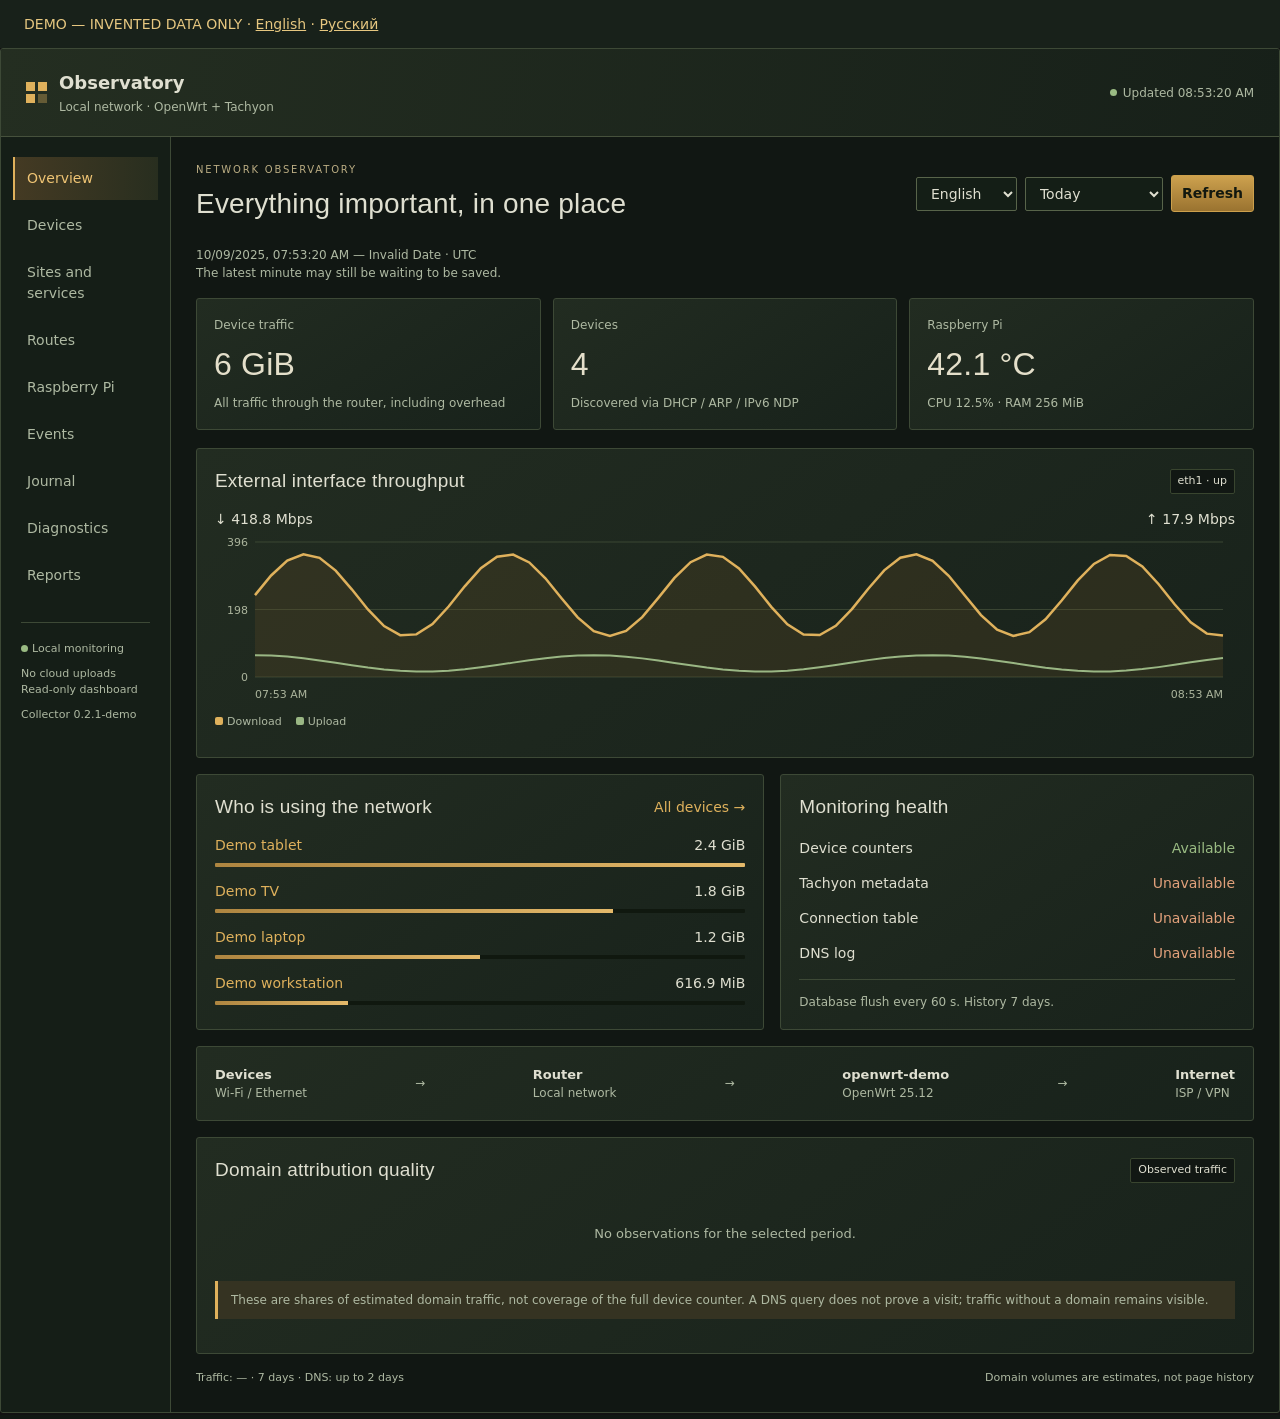
<file: docs/demo/index.html>
<!doctype html><html lang="en"><head><meta charset="utf-8"><meta name="viewport" content="width=device-width,initial-scale=1"><title>Observatory · synthetic demo</title><style>html,body{margin:0;background:#111713}iframe{border:0;width:100%;min-height:1100px}header{color:#e6c780;font:14px system-ui;padding:16px 24px;background:#18211a}a{color:#e6c780}</style></head><body><header>DEMO — INVENTED DATA ONLY · <a href="?lang=en">English</a> · <a href="?lang=ru">Русский</a></header><iframe id="demo" title="Synthetic Observatory demo"></iframe><script>
document.documentElement.setAttribute('data-zona-mode','dark');
const lang=new URLSearchParams(location.search).get('lang')==='ru'?'ru':'en';document.documentElement.lang=lang;
const frame=document.getElementById('demo');const data=fetch('snapshot.example.json').then(r=>r.json());
window.addEventListener('message',async e=>{if(e.origin!==location.origin||e.source!==frame.contentWindow||e.data?.type!=='observatory:request')return;const m=e.data;if(m.method==='height'){frame.style.height=Math.max(600,Math.min(12000,Number(m.height)||600))+'px';return;}if(!['snapshot','report'].includes(m.method))return;const s=await data;const answer=m.method==='snapshot'?s:{since:s.period_start,time:s.time,hours:24,device:'',sites:s.sites,totals:s.devices.map(d=>({device:d.id,up:d.up,down:d.down})),devices:s.devices};frame.contentWindow.postMessage({type:'observatory:response',id:m.id,data:answer},location.origin);});
frame.src='../../root/www/luci-static/resources/observatory/index.html?lang='+lang;
</script></body></html>
</file>
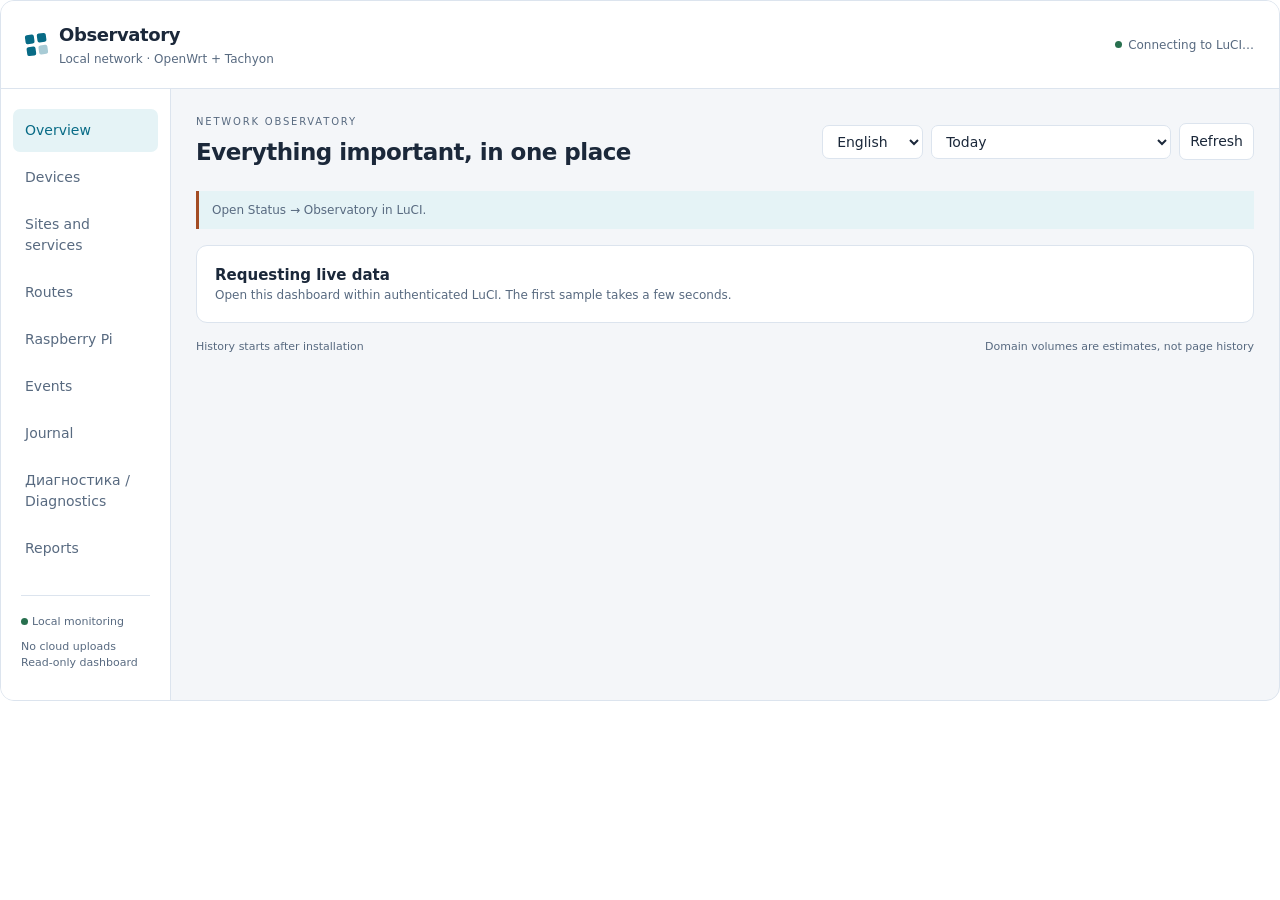
<file: root/www/luci-static/resources/observatory/index.html>
<!doctype html>
<html lang="en"><head><meta charset="utf-8"><meta name="viewport" content="width=device-width, initial-scale=1"><meta name="color-scheme" content="light dark"><title>Observatory</title><link rel="stylesheet" href="app.css?v=0.3.0"><script src="i18n.js?v=0.3.0"></script><link rel="stylesheet" href="details.css?v=0.3.0"><script src="app.js?v=0.4.0" defer></script><link rel="stylesheet" href="diagnostics.css?v=041"><script src="diagnostics-ui.js?v=041"></script></head>
<body><div class="app"><header class="top"><div class="brand"><span class="brand-mark" aria-hidden="true"><b></b><b></b><b></b><b></b></span><div><span data-i18n="label.product">Observatory</span><small data-i18n="h_a30d50e66b69">Local network · OpenWrt + Tachyon</small></div></div><div class="live"><span class="dot" id="live-dot"></span><span id="live-status" role="status" data-i18n="h_62b314fad5ea">Connecting to LuCI…</span></div></header><div class="layout"><aside class="sidebar"><nav aria-label="Sections"><button data-page="overview" aria-pressed="true" data-i18n="h_bd3a5be11e2a">Overview</button><button data-page="devices" aria-pressed="false" data-i18n="h_2e29ee032cc0">Devices</button><button data-page="sites" aria-pressed="false" data-i18n="h_a43bb79fd692">Sites and services</button><button data-page="routes" aria-pressed="false" data-i18n="h_73d358432b42">Routes</button><button data-page="system" aria-pressed="false">Raspberry Pi</button><button data-page="events" aria-pressed="false" data-i18n="h_210d9860bdff">Events</button><button data-page="journal">Журнал / Journal</button><button data-page="diagnostics" aria-pressed="false">Диагностика / Diagnostics</button><button data-page="report" aria-pressed="false" data-i18n="h_92b23b240c88">Reports</button></nav><div class="node"><span class="dot"></span><span data-i18n="label.local">Local monitoring</span><small><span data-i18n="label.nocloud">No cloud uploads</span><br><span data-i18n="label.readonly">Read-only dashboard</span></small><span id="collector-version"></span></div></aside><main><div class="page-head"><div><div class="eyebrow" data-i18n="h_b8980b672e2e">NETWORK OBSERVATORY</div><h1 id="page-title" data-i18n="h_d9d3923e4cea">Everything important, in one place</h1></div><div class="controls"><label class="sr-only" for="language">Language</label><select id="language" aria-label="Language"><option value="en">English</option><option value="ru" data-i18n="h_6da140fdd4be">Русский</option></select><label for="period" class="sr-only" data-i18n="h_e97ca72e2ca5">Period</label><select id="period"><option value="today" data-i18n="h_b688b4c0d783">Today</option><option value="yesterday">Вчера / Yesterday</option><option value="custom">Выбрать даты / Date range</option><option value="1" data-i18n="h_0c3c068b288d">Last hour</option><option value="24" data-i18n="h_c92caa909ec7">Last 24 hours</option><option value="168" data-i18n="h_8dde234eeef2">Last 7 days</option></select><div id="custom-range" hidden><label>С / From <input id="range-from" type="date"></label><label>По / To <input id="range-until" type="date"></label><button id="apply-range" type="button">Применить / Apply</button></div><button id="refresh" aria-label="Refresh data" data-i18n="h_603e460bf59c">Refresh</button></div></div><div id="notice" class="notice" hidden role="status"></div><div id="content"><section class="panel"><h2 data-i18n="h_eedf3f430239">Requesting live data</h2><p class="muted" data-i18n="h_11e9dbf8e245">Open this dashboard within authenticated LuCI. The first sample takes a few seconds.</p></section></div><footer><span id="last-update" data-i18n="h_890e5575b995">History starts after installation</span><span data-i18n="h_5fb86b7d51ca">Domain volumes are estimates, not page history</span></footer></main></div></div></body></html>
</file>
<file: root/www/luci-static/resources/observatory/app.css>
:root{color-scheme:light dark;--bg:light-dark(#f4f6f9,#10151c);--panel:light-dark(#fff,#18212c);--text:light-dark(#1b283a,#e6edf5);--sub:light-dark(#586a80,#adbdcf);--line:light-dark(#dce4ee,#303e4e);--accent:light-dark(#086b86,#63d1e1);--tint:light-dark(#e5f3f6,#19343e);--vpn:light-dark(#7650bd,#bd9cf6);--zap:light-dark(#9d6416,#e8b35c);--good:light-dark(#28704f,#7cd6a7);--warn:light-dark(#a34c24,#efae79);--unknown:light-dark(#8995a4,#8291a5)}
*{box-sizing:border-box}body{margin:0;background:transparent;color:var(--text);font:14px/1.5 system-ui,-apple-system,Segoe UI,sans-serif}button,select,input{font:inherit;color:inherit}button{cursor:pointer}button:focus-visible,select:focus-visible,input:focus-visible{outline:2px solid var(--accent);outline-offset:3px}h1,h2,h3,p{margin:0}h1{font-size:23px;font-weight:600;letter-spacing:-.5px}h2{font-size:15px;font-weight:600}h3{font-size:14px;font-weight:600}small,.muted{color:var(--sub);font-size:12px}.app{background:var(--bg);border:1px solid var(--line);border-radius:14px;overflow:hidden}.top{background:var(--panel);border-bottom:1px solid var(--line);padding:20px 25px;display:flex;justify-content:space-between;gap:14px;align-items:center;flex-wrap:wrap}.brand{display:flex;gap:12px;align-items:center;font-size:18px;font-weight:600;letter-spacing:-.4px}.brand-sub{color:var(--sub);font-weight:400}.brand small{display:block;font-size:12px;letter-spacing:0;font-weight:400;margin-top:2px}.brand-mark{display:grid;grid-template-columns:9px 9px;gap:3px;transform:rotate(-8deg)}.brand-mark b{height:9px;background:var(--accent);border-radius:2px}.brand-mark b:last-child{opacity:.35}.live{display:flex;align-items:center;gap:6px;font-size:12px;color:var(--sub)}.dot{display:inline-block;width:7px;height:7px;border-radius:50%;background:var(--good);flex-shrink:0}.dot.warn{background:var(--warn)}.layout{display:grid;grid-template-columns:170px minmax(0,1fr)}.sidebar{background:var(--panel);padding:20px 12px;border-right:1px solid var(--line)}nav{display:grid;gap:4px}nav button{background:none;border:0;text-align:left;padding:11px 12px;border-radius:7px;color:var(--sub)}nav button[aria-pressed=true]{background:var(--tint);color:var(--accent);font-weight:500}.node{margin:25px 8px 0;padding-top:18px;border-top:1px solid var(--line);font-size:11px;color:var(--sub)}.node .dot{margin-right:4px}.node small{display:block;font-size:11px;margin:8px 0}main{padding:25px;min-width:0}.page-head{display:flex;gap:15px;justify-content:space-between;align-items:center;flex-wrap:wrap;margin-bottom:21px}.eyebrow{font-size:10px;color:var(--sub);letter-spacing:1.8px;text-transform:uppercase;margin-bottom:6px}.controls{display:flex;gap:8px;flex-wrap:wrap;align-items:center}select,button.secondary,#refresh,input[type=search]{background:var(--panel);border:1px solid var(--line);border-radius:7px;padding:7px 10px;max-width:100%}button.primary{background:var(--accent);color:var(--panel);border:0;border-radius:7px;padding:8px 12px}.metrics{display:grid;grid-template-columns:repeat(3,minmax(0,1fr));gap:12px;margin-bottom:18px}.metric{padding:17px;background:var(--panel);border:1px solid var(--line);border-radius:11px}.metric-label{font-size:12px;color:var(--sub)}.value{font-size:27px;font-weight:600;letter-spacing:-.8px;margin:6px 0;font-variant-numeric:tabular-nums}.value small{font-weight:400;font-size:12px;letter-spacing:0}.panel{padding:18px;background:var(--panel);border:1px solid var(--line);border-radius:11px;margin-bottom:16px;min-width:0}.panel-head{display:flex;justify-content:space-between;align-items:center;gap:12px;flex-wrap:wrap;margin-bottom:13px}.grid{display:grid;grid-template-columns:minmax(0,1.2fr) minmax(0,1fr);gap:16px}.grid.equal{grid-template-columns:repeat(2,minmax(0,1fr))}.muted{overflow-wrap:anywhere}.tag{display:inline-block;background:var(--bg);padding:3px 7px;border-radius:5px;font-size:11px;white-space:nowrap}.route{display:inline-flex;gap:5px;align-items:center;font-size:12px;white-space:nowrap}.route:before{content:'';width:6px;height:6px;background:var(--unknown);border-radius:50%}.route.direct:before{background:var(--accent)}.route.vpn:before{background:var(--vpn)}.route.zapret2:before{background:var(--zap)}.table-wrap{overflow-x:auto}table{width:100%;border-collapse:collapse;font-size:12px;text-align:left}th{color:var(--sub);font-weight:500;padding:9px 8px;border-bottom:1px solid var(--line)}td{padding:11px 8px;border-bottom:1px solid var(--line);vertical-align:top;overflow-wrap:anywhere;max-width:350px}tbody tr:last-child td{border:0}.num{text-align:right;font-variant-numeric:tabular-nums;white-space:nowrap}.link{padding:0;background:none;border:0;color:var(--accent);text-align:left}.list{display:grid;gap:14px}.row{display:flex;justify-content:space-between;gap:10px;align-items:center;flex-wrap:wrap}.track{height:5px;background:var(--bg);border-radius:3px;overflow:hidden;margin-top:7px}.track span{display:block;height:100%;background:var(--accent)}.notice,.explanation{padding:10px 13px;border-left:3px solid var(--accent);background:var(--tint);font-size:12px;color:var(--sub);margin:12px 0 16px;overflow-wrap:anywhere}.notice.error{border-left-color:var(--warn)}.empty{padding:26px 10px;text-align:center;color:var(--sub);font-size:13px}.chart{height:175px;min-width:0}.chart svg{display:block;width:100%;height:100%}.chart text{fill:var(--sub);font:11px system-ui,sans-serif}.chart .grid-line{stroke:var(--line);stroke-width:1}.chart .line{stroke:var(--accent);stroke-width:2.5;fill:none}.chart .area{fill:var(--tint)}.chart .secondary-line{stroke:var(--vpn);stroke-width:2;fill:none}.legend{display:flex;gap:14px;flex-wrap:wrap;font-size:11px;color:var(--sub);margin:9px 0}.swatch{display:inline-block;width:8px;height:8px;border-radius:2px;margin-right:4px}.event{display:grid;grid-template-columns:64px 1fr;gap:10px;padding:12px 0;border-bottom:1px solid var(--line);font-size:12px}.event:last-child{border:0}.time{color:var(--sub);font-variant-numeric:tabular-nums}.flow{display:flex;justify-content:space-between;gap:8px;align-items:center;flex-wrap:wrap;font-size:12px;color:var(--sub)}.flow strong{display:block;color:var(--text);font-size:13px}.download-row{display:flex;gap:8px;flex-wrap:wrap;margin-top:16px}.warning{color:var(--warn)}.good{color:var(--good)}footer{display:flex;justify-content:space-between;gap:14px;flex-wrap:wrap;font-size:11px;color:var(--sub);margin-top:15px}.filters{display:flex;gap:10px;align-items:center;flex-wrap:wrap;margin-bottom:15px}.detail{margin-top:15px;border-top:1px solid var(--line);padding-top:13px}.sr-only{position:absolute;width:1px;height:1px;margin:-1px;overflow:hidden;clip:rect(0,0,0,0)}.service-name{font-weight:500}.mono{font-family:ui-monospace,Consolas,monospace;font-size:11px}[hidden]{display:none!important}
@media(max-width:800px){.layout{grid-template-columns:1fr}.sidebar{padding:10px;border-right:0;border-bottom:1px solid var(--line)}nav{display:flex;flex-wrap:wrap;gap:4px}nav button{padding:8px 10px;font-size:12px}.node{display:none}main{padding:17px}.grid,.grid.equal{grid-template-columns:1fr}.top{padding:16px}.metrics{gap:8px}.metric{padding:13px}.value{font-size:23px}}
@media(max-width:440px){.metrics{grid-template-columns:1fr}.metric{display:flex;justify-content:space-between;align-items:center;gap:12px;flex-wrap:wrap}.value{margin:0}.brand{font-size:16px}.brand-sub{display:block}.page-head{gap:10px}h1{font-size:21px}.panel{padding:13px}.controls{width:100%}td,th{padding:9px 6px}input[type=search]{width:100%}}
@media(prefers-reduced-motion:no-preference){.track span{transition:width .25s ease}}
@media print{nav,.sidebar,.controls,.download-row,.filters,#refresh,footer{display:none}.layout{display:block}.app{border:0}.top{padding:8px}main{padding:0}.panel,.metric{break-inside:avoid}.table-wrap{overflow:visible}:root{color-scheme:light}}
</file>
<file: root/www/luci-static/resources/observatory/details.css>
/* Detail views are scoped to Observatory; router forms and navigation are untouched. */
.range-note{font-size:12px;color:var(--sub);margin:10px 0 16px;font-variant-numeric:tabular-nums}
.detail-tabs,.pager{display:flex;gap:8px;align-items:center;flex-wrap:wrap;margin:14px 0}
.detail-tabs button{padding:7px 11px}
.detail-tabs button[aria-pressed=true]{background:var(--tint);border-color:var(--accent);color:var(--accent)}
button:disabled{opacity:.45;cursor:default}
.filters label{display:flex;gap:6px;align-items:center;flex-wrap:wrap;font-size:12px;color:var(--sub)}
.filters select,.filters input{color:var(--text)}
.filters select{max-width:250px}
.filters input[type=checkbox]{accent-color:var(--accent)}
.service-group{margin-top:10px;border:1px solid var(--line);border-radius:6px;padding:0 12px;background:var(--bg)}
.service-group>summary{padding:12px 0;cursor:pointer;overflow-wrap:anywhere}
.service-group>summary>span{font-size:12px;color:var(--sub);margin-left:12px;display:inline-block}
.service-group[open]>summary{border-bottom:1px solid var(--line)}
.service-group table{background:var(--panel)}
.time-cell{min-width:160px;font-variant-numeric:tabular-nums;font-size:11px}
.coverage{display:flex;height:10px;background:var(--bg);overflow:hidden;margin:15px 0}
.coverage-part{display:block;height:100%}
.source-metadata{background:var(--accent)}
.source-dns{background:var(--vpn)}
.source-unknown{background:var(--unknown)}
.quality-grid{display:grid;grid-template-columns:repeat(auto-fit,minmax(150px,1fr));gap:15px;margin-bottom:15px}
.quality-grid strong{font-size:22px;font-weight:500}
.quality-grid>div>div{font-size:12px;color:var(--sub)}
.event-day{margin:20px 0 4px;padding-top:12px;border-top:1px solid var(--line);font-size:15px}
.event{grid-template-columns:82px minmax(0,1fr)}
.event-meta{display:flex;gap:10px;align-items:center;flex-wrap:wrap;margin:5px 0;color:var(--sub)}
.event-group{padding:10px 0;border-bottom:1px solid var(--line)}
.event-group>summary{cursor:pointer;color:var(--sub);font-size:12px}
.event-group>.event{margin-left:12px}
.pager{justify-content:space-between;font-size:12px;color:var(--sub)}
.device-history{height:175px}
#custom-range{display:flex;gap:8px;align-items:center;flex-wrap:wrap;width:100%}
#custom-range label{font-size:12px;color:var(--sub)}
input[type=date],#apply-range{font:inherit;background:var(--panel);color:var(--text);border:1px solid var(--line);border-radius:5px;padding:6px;max-width:100%}
@media(max-width:600px){.panel{padding:13px}.event{grid-template-columns:70px minmax(0,1fr)}.filters{align-items:stretch}.filters label{width:100%}.filters select{max-width:100%;flex:1}.detail-tabs button{padding:8px}.time-cell{min-width:145px}.quality-grid{grid-template-columns:1fr}.service-group>summary>span{display:block;margin:4px 0 0}}
@media print{.sidebar,.controls,.filters,.detail-tabs,.pager,.download-row{display:none!important}.layout{display:block}.app{border:0}details.service-group{break-inside:avoid}}
</file>
<file: root/www/luci-static/resources/observatory/diagnostics.css>
.diag-filters{display:flex;gap:16px;flex-wrap:wrap;align-items:end}.diag-filters label{display:flex;flex-direction:column;gap:6px;flex:1;min-width:180px}.diag-filters input,.diag-filters select{width:100%;min-height:38px;box-sizing:border-box}.diag-status{font-weight:600}.diag-warning{color:var(--warning,#e9b85f)}.diag-good{color:var(--success,#8eb878)}.diag-explanation{max-width:360px;line-height:1.5;margin-top:5px}.diag-table td{vertical-align:top}.diag-table strong{overflow-wrap:anywhere}.diag-groups{display:grid;grid-template-columns:repeat(auto-fit,minmax(240px,1fr));gap:10px}.diag-group{display:flex;gap:8px;flex-wrap:wrap;padding:12px;border:1px solid var(--border-color,#52634c);border-radius:6px}.diag-group strong{width:100%;overflow-wrap:anywhere}.diag-intro p{line-height:1.6}@media(max-width:680px){.diag-filters label{min-width:100%}.diag-table{min-width:760px}}

/* Keep native dropdown labels compact; history remains below the filter. */
.diag-filters label{min-width:0;flex-basis:220px;max-width:100%}
.diag-filters select,.diag-filters input{min-width:0;max-width:100%;text-overflow:ellipsis}
.diag-addresses{margin-top:12px}.diag-addresses summary{cursor:pointer}
.diag-addresses>div{display:flex;flex-wrap:wrap;gap:6px;max-height:160px;overflow:auto;margin-top:8px}
.diag-addresses code{white-space:normal;overflow-wrap:anywhere;padding:3px 6px;font-size:12px}
</file>
